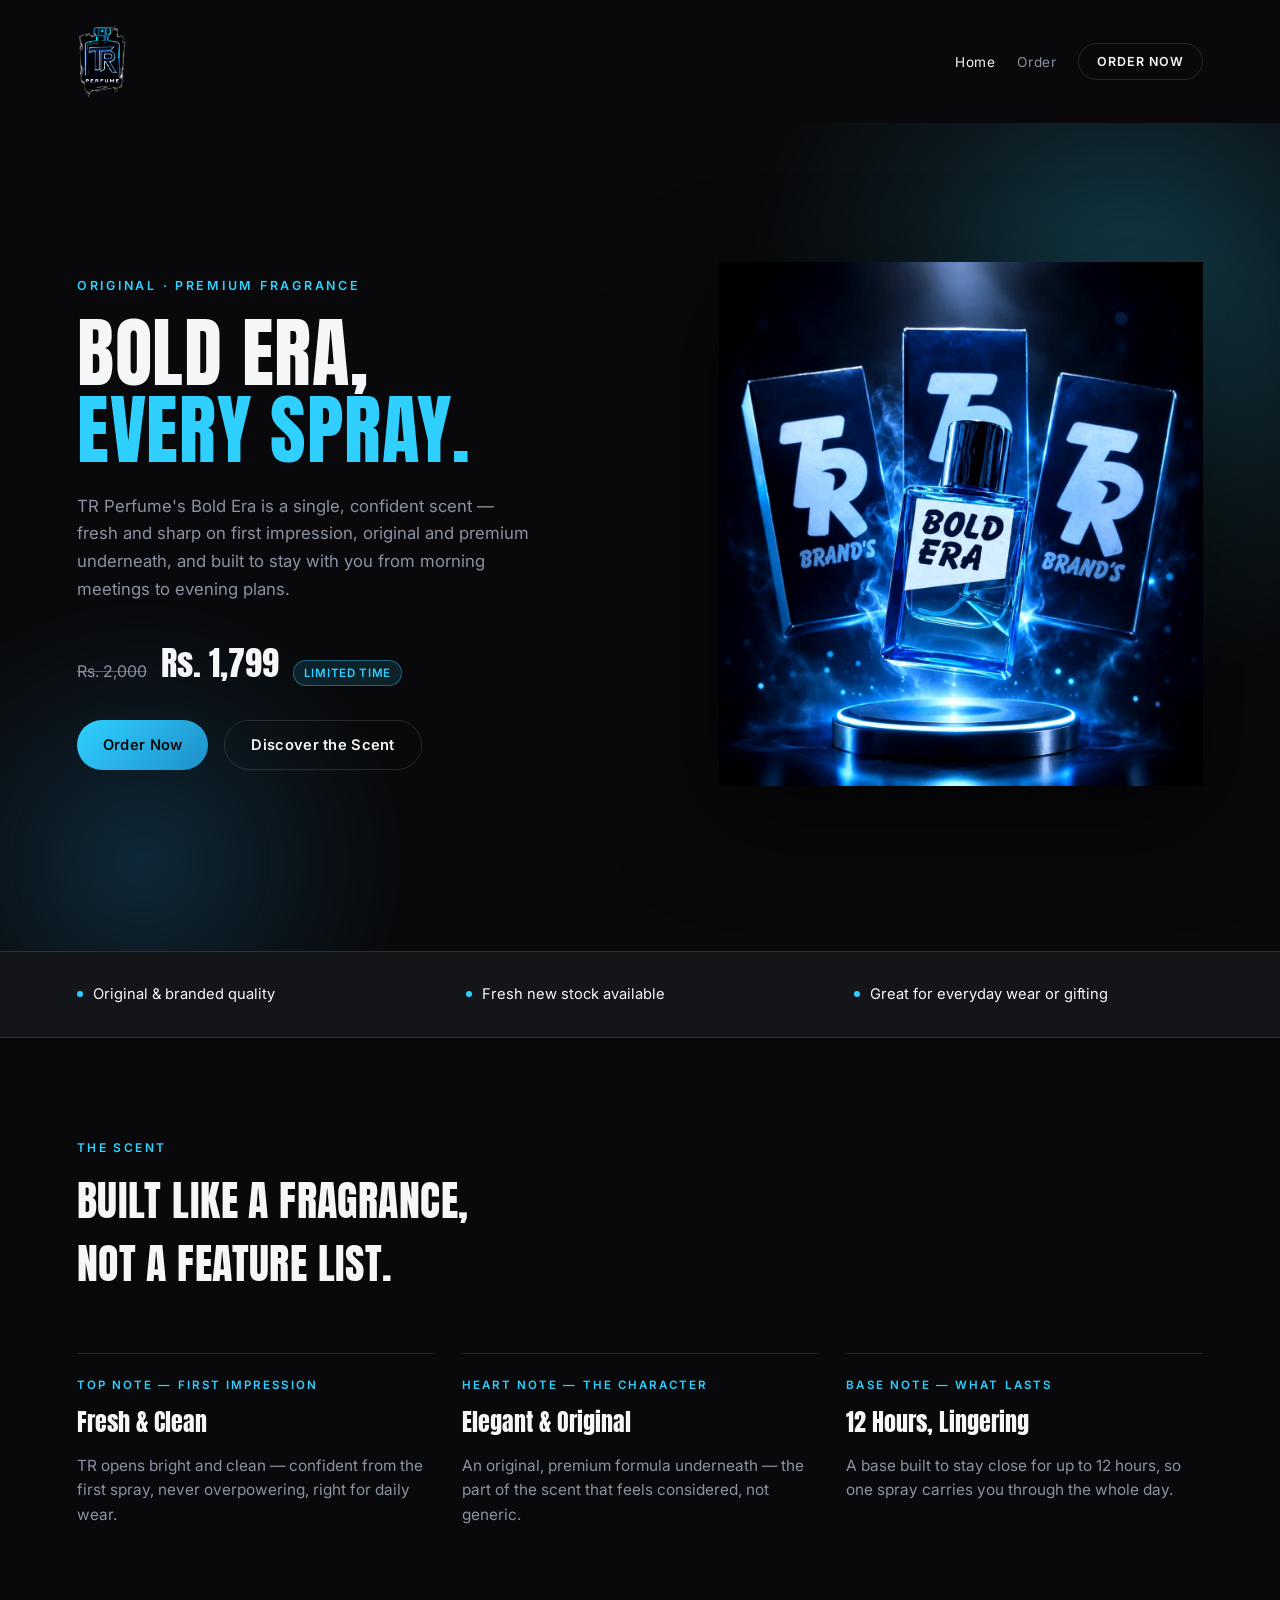
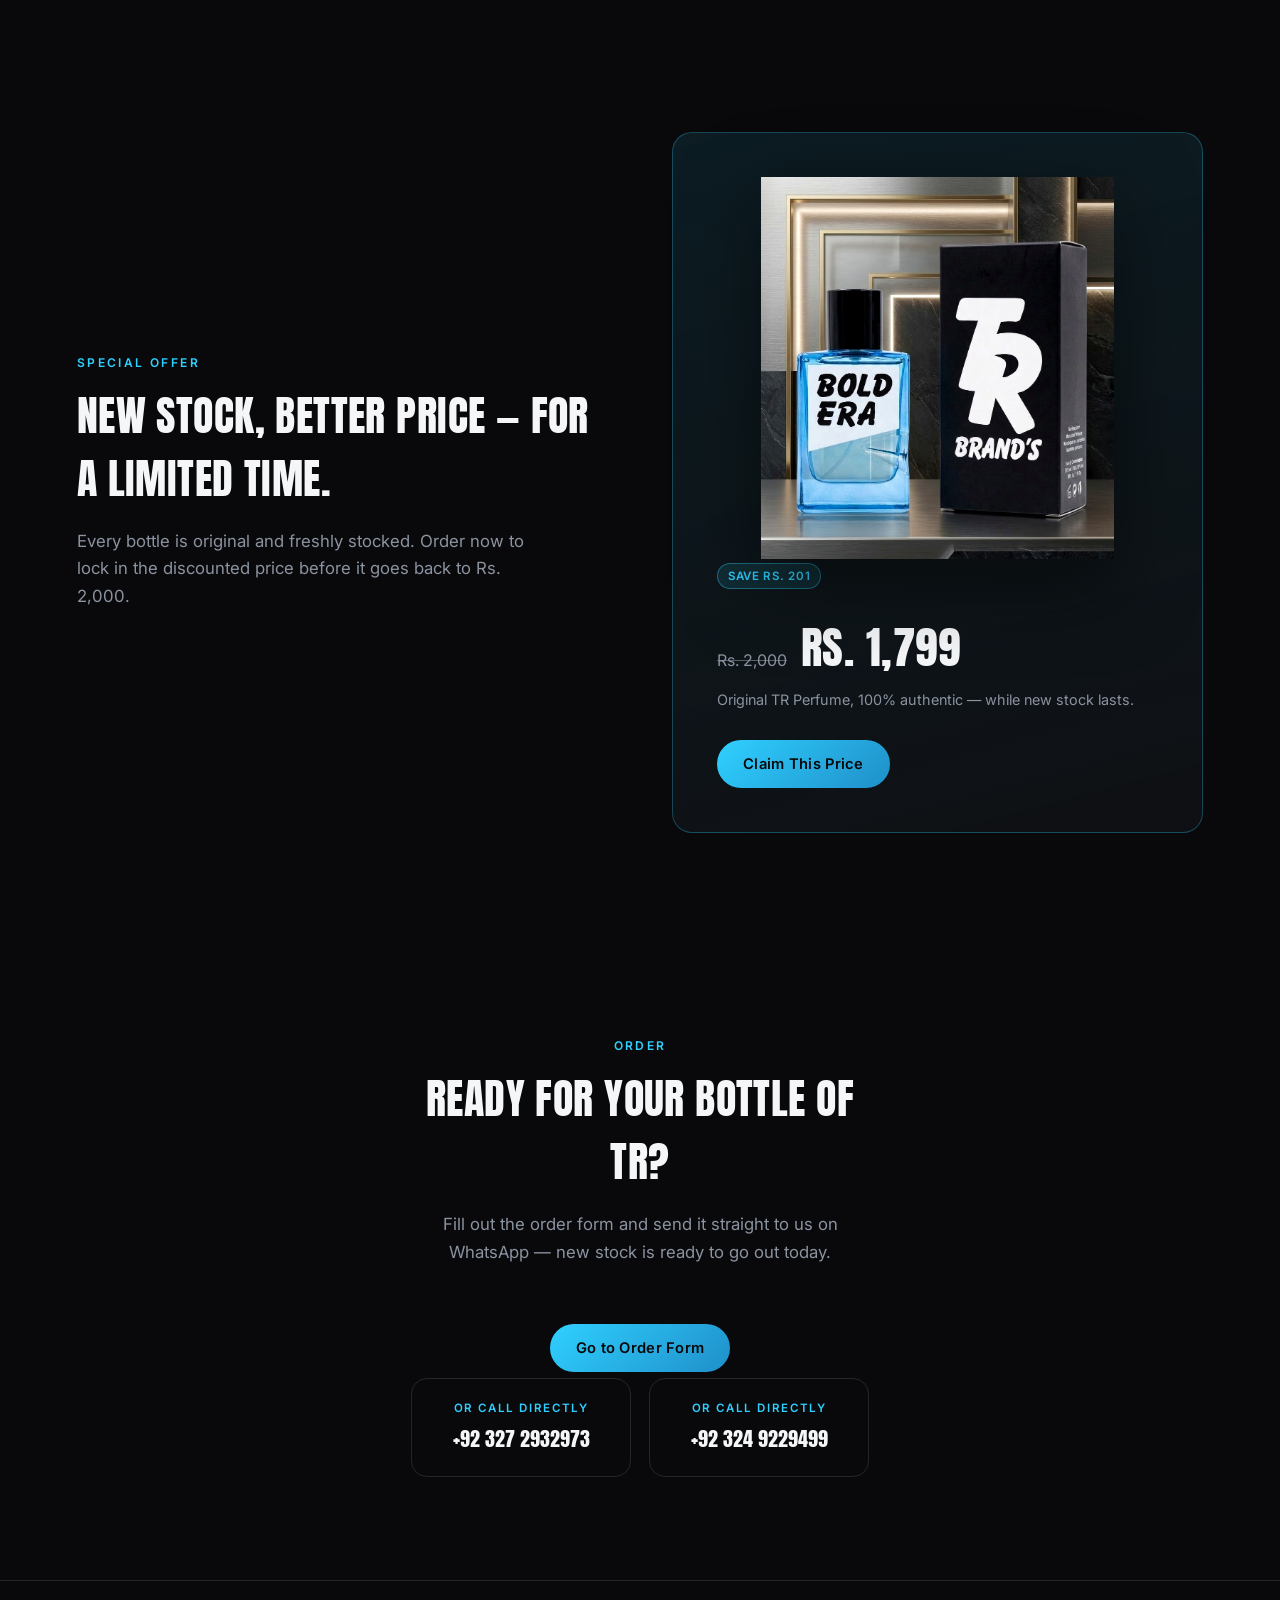
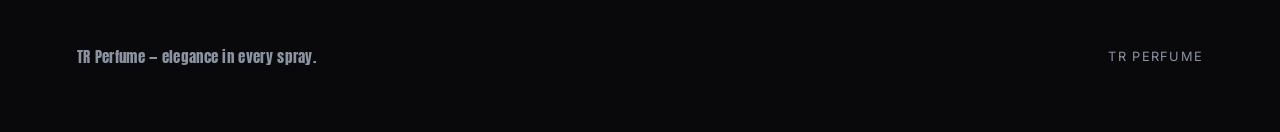
<file: index.html>
<!DOCTYPE html>
<html lang="en">
<head>
<meta charset="UTF-8">
<meta name="viewport" content="width=device-width, initial-scale=1.0">
<title>TR Perfume — Bold Era</title>
<link rel="preconnect" href="https://fonts.googleapis.com">
<link rel="preconnect" href="https://fonts.gstatic.com" crossorigin>
<link href="assets/apple-touch-icon.png" rel="icon" type="image/png">
<link href="https://fonts.googleapis.com/css2?family=Anton&family=Inter:wght@400;500;600;700&display=swap" rel="stylesheet">
<link rel="stylesheet" href="style.css">
</head>
<body>

<header class="site-header">
  <a class="wordmark" href="index.html">
    <img src="assets/logo.png" alt="TR Perfume logo">
  </a>
  <nav class="site-nav">
    <a class="nav-link" href="index.html">Home</a>
    <a class="nav-link" href="order.html">Order</a>
    <a class="nav-cta" href="order.html">Order Now</a>
  </nav>
</header>

<section class="hero">
  <div class="bloom bloom-1"></div>
  <div class="bloom bloom-2"></div>
  <div class="hero-grid">
    <div>
      <div class="eyebrow">Original · Premium Fragrance</div>
      <h1 class="display">Bold Era, <em>every spray.</em></h1>
      <p class="hero-sub">TR Perfume's Bold Era is a single, confident scent — fresh and sharp on first impression, original and premium underneath, and built to stay with you from morning meetings to evening plans.</p>

      <div class="price-row">
        <span class="price-was">Rs. 2,000</span>
        <span class="price-now">Rs. 1,799</span>
        <span class="price-badge">Limited time</span>
      </div>

      <div class="cta-row">
        <a class="btn btn-primary" href="order.html">Order Now</a>
        <a class="btn btn-ghost" href="#notes">Discover the Scent</a>
      </div>
    </div>

    <div class="product-shot">
      <img src="assets/hero-bottle.jpg" alt="TR Perfume Bold Era bottle and box">
    </div>
  </div>
</section>

<div class="strip">
  <section style="padding: 2.6vw 6vw;">
    <div class="strip-inner">
      <div class="strip-item"><span class="dot"></span>Original &amp; branded quality</div>
      <div class="strip-item"><span class="dot"></span>Fresh new stock available</div>
      <div class="strip-item"><span class="dot"></span>Great for everyday wear or gifting</div>
    </div>
  </section>
</div>

<section id="notes">
  <div class="section-head">
    <div class="section-eyebrow">The Scent</div>
    <h2 class="section-title display">Built like a fragrance, not a feature list.</h2>
  </div>
  <div class="notes">
    <div class="note-card">
      <div class="note-tier">Top Note — First Impression</div>
      <div class="note-name">Fresh &amp; Clean</div>
      <p class="note-desc">TR opens bright and clean — confident from the first spray, never overpowering, right for daily wear.</p>
    </div>
    <div class="note-card">
      <div class="note-tier">Heart Note — The Character</div>
      <div class="note-name">Elegant &amp; Original</div>
      <p class="note-desc">An original, premium formula underneath — the part of the scent that feels considered, not generic.</p>
    </div>
    <div class="note-card">
      <div class="note-tier">Base Note — What Lasts</div>
      <div class="note-name">12 Hours, Lingering</div>
      <p class="note-desc">A base built to stay close for up to 12 hours, so one spray carries you through the whole day.</p>
    </div>
  </div>
</section>

<section class="offer">
  <div>
    <div class="section-eyebrow">Special Offer</div>
    <h2 class="section-title display">New stock, better price — for a limited time.</h2>
    <p class="hero-sub" style="margin-top:18px;">Every bottle is original and freshly stocked. Order now to lock in the discounted price before it goes back to Rs. 2,000.</p>
  </div>
  <div class="offer-card">
    <div class="offer-photo">
      <img src="assets/offer-bottle.jpg" alt="TR Perfume Bold Era bottle with packaging">
    </div>
    <span class="price-badge">Save Rs. 201</span>
    <div class="offer-price-row">
      <span class="price-was">Rs. 2,000</span>
      <span class="offer-price-now display">Rs. 1,799</span>
    </div>
    <p class="offer-note">Original TR Perfume, 100% authentic — while new stock lasts.</p>
    <div class="cta-row">
      <a class="btn btn-primary" href="order.html">Claim This Price</a>
    </div>
  </div>
</section>

<section class="contact">
  <div class="section-head">
    <div class="section-eyebrow">Order</div>
    <h2 class="section-title display">Ready for your bottle of TR?</h2>
    <p class="hero-sub" style="margin: 18px auto 0;">Fill out the order form and send it straight to us on WhatsApp — new stock is ready to go out today.</p>
  </div>
  <div class="cta-row" style="justify-content:center;">
    <a class="btn btn-primary" href="order.html">Go to Order Form</a>
  </div>
  <div class="call-row">
    <a class="call-card" href="tel:+923272932973">
      <div class="call-label">Or Call Directly</div>
      <div class="call-number">+92 327 2932973</div>
    </a>
    <a class="call-card" href="tel:+923249229499">
      <div class="call-label">Or Call Directly</div>
      <div class="call-number">+92 324 9229499</div>
    </a>
  </div>
</section>

<footer class="site-footer">
  <div class="footer-tag">TR Perfume — elegance in every spray.</div>
  <div class="footer-mark">TR PERFUME</div>
</footer>

<script src="script.js"></script>
</body>
</html>
</file>
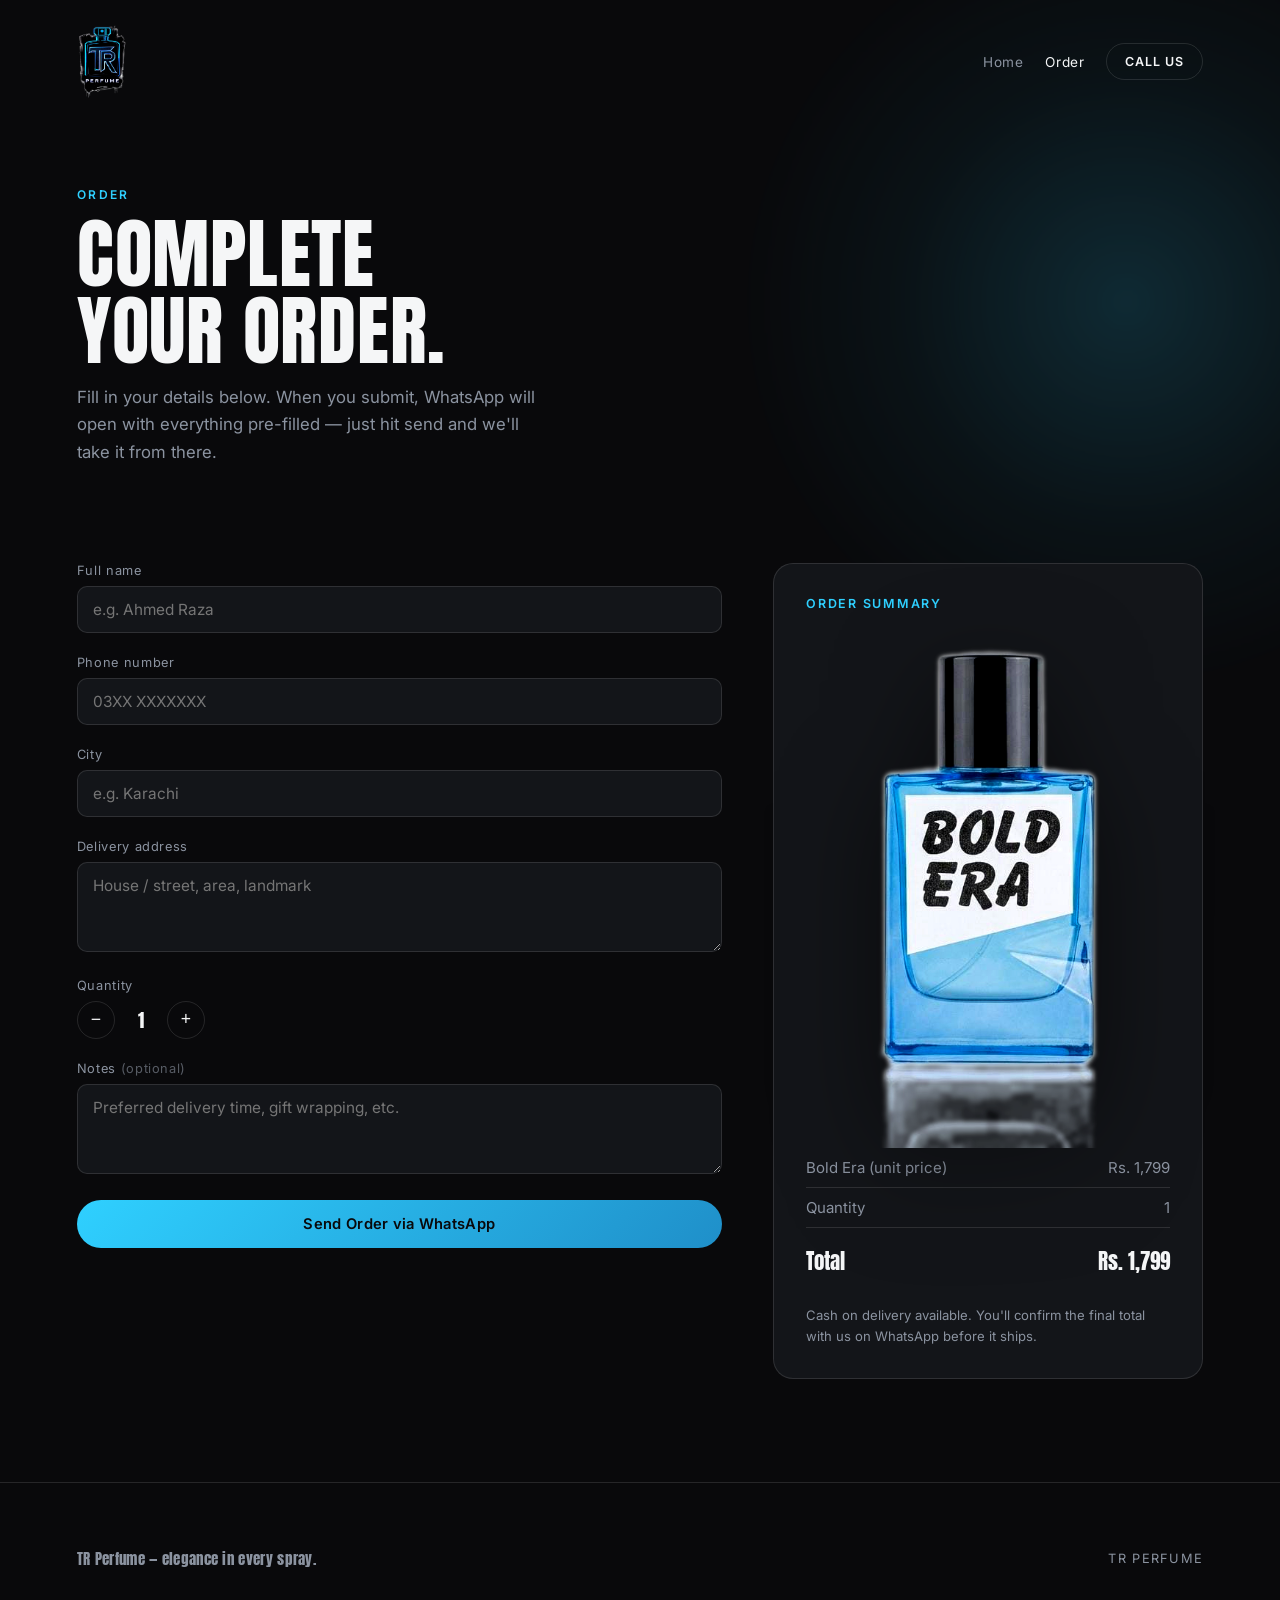
<file: order.html>
<!DOCTYPE html>
<html lang="en">
<head>
<meta charset="UTF-8">
<meta name="viewport" content="width=device-width, initial-scale=1.0">
<title>Order — TR Perfume</title>
<link rel="preconnect" href="https://fonts.googleapis.com">
<link rel="preconnect" href="https://fonts.gstatic.com" crossorigin>
<link href="assets/apple-touch-icon.png" rel="icon" type="image/png">
<link href="https://fonts.googleapis.com/css2?family=Anton&family=Inter:wght@400;500;600;700&display=swap" rel="stylesheet">
<link rel="stylesheet" href="style.css">
</head>
<body>

<header class="site-header">
  <a class="wordmark" href="index.html">
    <img src="assets/logo.png" alt="TR Perfume logo">
  </a>
  <nav class="site-nav">
    <a class="nav-link" href="index.html">Home</a>
    <a class="nav-link" href="order.html">Order</a>
    <a class="nav-cta" href="tel:+923272932973">Call Us</a>
  </nav>
</header>

<section class="order-banner">
  <div class="bloom bloom-1" style="opacity:0.6;"></div>
  <div class="section-head">
    <div class="section-eyebrow">Order</div>
    <h1 class="section-title display">Complete your order.</h1>
    <p class="hero-sub" style="margin-top:14px;">Fill in your details below. When you submit, WhatsApp will open with everything pre-filled — just hit send and we'll take it from there.</p>
  </div>
</section>

<div class="order-layout">
  <form id="order-form" novalidate>
    <div class="field" id="name-field">
      <label for="name">Full name</label>
      <input type="text" id="name" name="name" placeholder="e.g. Ahmed Raza" autocomplete="name">
      <div class="error-msg">Please enter your name.</div>
    </div>

    <div class="field" id="phone-field">
      <label for="phone">Phone number</label>
      <input type="tel" id="phone" name="phone" placeholder="03XX XXXXXXX" autocomplete="tel">
      <div class="error-msg">Please enter a valid phone number.</div>
    </div>

    <div class="field" id="city-field">
      <label for="city">City</label>
      <input type="text" id="city" name="city" placeholder="e.g. Karachi" autocomplete="address-level2">
      <div class="error-msg">Please enter your city.</div>
    </div>

    <div class="field" id="address-field">
      <label for="address">Delivery address</label>
      <textarea id="address" name="address" placeholder="House / street, area, landmark" autocomplete="street-address"></textarea>
      <div class="error-msg">Please enter your delivery address.</div>
    </div>

    <div class="field">
      <label for="quantity">Quantity</label>
      <div class="qty-row">
        <button type="button" class="qty-btn" id="qty-minus" aria-label="Decrease quantity">−</button>
        <span class="qty-value" id="qty-value">1</span>
        <button type="button" class="qty-btn" id="qty-plus" aria-label="Increase quantity">+</button>
        <input type="number" id="quantity" name="quantity" value="1" min="1" max="20" style="display:none;">
      </div>
    </div>

    <div class="field">
      <label for="notes">Notes <span style="opacity:0.6;">(optional)</span></label>
      <textarea id="notes" name="notes" placeholder="Preferred delivery time, gift wrapping, etc."></textarea>
    </div>

    <button type="submit" class="btn btn-primary" id="submit-btn" style="width:100%; justify-content:center;">
      Send Order via WhatsApp
    </button>

    <div class="form-status" id="form-status"></div>
  </form>

  <aside class="summary-card">
    <div class="summary-title">Order Summary</div>
    <div class="product-shot small">
      <img src="assets/summary-bottle.png" alt="TR Perfume Bold Era bottle">
    </div>
    <div class="summary-row">
      <span>Bold Era (unit price)</span>
      <span>Rs. 1,799</span>
    </div>
    <div class="summary-row">
      <span>Quantity</span>
      <span id="summary-qty">1</span>
    </div>
    <div class="summary-row total">
      <span>Total</span>
      <span id="summary-total">Rs. 1,799</span>
    </div>
    <p class="summary-note">Cash on delivery available. You'll confirm the final total with us on WhatsApp before it ships.</p>
  </aside>
</div>

<footer class="site-footer">
  <div class="footer-tag">TR Perfume — elegance in every spray.</div>
  <div class="footer-mark">TR PERFUME</div>
</footer>

<script src="script.js"></script>
</body>
</html>
</file>
<file: style.css>
/* ===========================================================
   TR Perfume — shared stylesheet (used by index.html & order.html)
   Theme: black + electric blue, matched to the TR logo/bottle art
   =========================================================== */

:root{
  --bg: #09090b;
  --bg-2: #131519;
  --bg-3: #1a1d22;
  --blue: #2fd0ff;
  --blue-deep: #1f8fc9;
  --blue-ink: #0c2836;
  --white: #f5f6f7;
  --grey: #8b93a0;
  --line: rgba(245,246,247,0.12);
  --error: #ff6b6b;
  --success: #4fe0a8;
}

*{box-sizing:border-box; margin:0; padding:0;}
html{scroll-behavior:smooth;}

body{
  background:var(--bg);
  color:var(--white);
  font-family:'Inter', sans-serif;
  -webkit-font-smoothing:antialiased;
  overflow-x:hidden;
}

a{color:inherit;}
.display{ font-family:'Anton', sans-serif; font-weight:400; text-transform:uppercase; letter-spacing:0.01em; }
::selection{ background:var(--blue); color:var(--bg); }
a:focus-visible, button:focus-visible, input:focus-visible, textarea:focus-visible{
  outline: 2px solid var(--blue);
  outline-offset: 3px;
}

/* ---------- NAV ---------- */
header.site-header{
  position:relative;
  z-index:10;
  display:flex;
  justify-content:space-between;
  align-items:center;
  padding: 24px 6vw;
}
.wordmark{
  display:flex;
  align-items:center;
  gap:10px;
  text-decoration:none;
  color:var(--white);
}
.wordmark img{ height:75px; width:50px; display:block; }
.wordmark-text{
  font-family:'Anton', sans-serif;
  font-size: 1.1rem;
  letter-spacing: 0.12em;
}
.wordmark-text span{color:var(--blue);}

nav.site-nav{
  display:flex;
  align-items:center;
  gap: 22px;
}
.nav-link{
  font-size:0.85rem;
  letter-spacing:0.04em;
  text-decoration:none;
  color: var(--grey);
  transition: color .2s ease;
}
.nav-link:hover, .nav-link.active{ color: var(--white); }

.nav-cta{
  font-family:'Inter', sans-serif;
  font-weight:600;
  font-size:0.78rem;
  letter-spacing:0.08em;
  text-transform:uppercase;
  text-decoration:none;
  border:1px solid var(--line);
  padding:10px 18px;
  border-radius:999px;
  transition: border-color .25s ease, background .25s ease;
  white-space:nowrap;
  color:var(--white);
}
.nav-cta:hover{ border-color:var(--blue); background:rgba(47,208,255,0.08); }

/* ---------- HERO ---------- */
.hero{
  position:relative;
  min-height: 92vh;
  display:flex;
  align-items:center;
  padding: 4vw 6vw 6vw;
  overflow:hidden;
}
.bloom{
  position:absolute;
  border-radius:50%;
  filter: blur(2px);
  pointer-events:none;
}
.bloom-1{
  width:60vmax; height:60vmax;
  top:-16vmax; right:-18vmax;
  background: radial-gradient(circle, rgba(47,208,255,0.28) 0%, rgba(47,208,255,0.08) 42%, transparent 72%);
  animation: drift 16s ease-in-out infinite;
}
.bloom-2{
  width:42vmax; height:42vmax;
  bottom:-14vmax; left:-10vmax;
  background: radial-gradient(circle, rgba(31,143,201,0.24) 0%, rgba(31,143,201,0.07) 45%, transparent 72%);
  animation: drift 20s ease-in-out infinite reverse;
}
@keyframes drift{
  0%,100%{ transform: translate(0,0) scale(1); }
  50%{ transform: translate(-3%, 3%) scale(1.06); }
}
@media (prefers-reduced-motion: reduce){
  .bloom-1, .bloom-2{ animation:none; }
}

.hero-grid{
  position:relative;
  width:100%;
  display:grid;
  grid-template-columns: 1.1fr 0.9fr;
  align-items:center;
  gap: 4vw;
}
.eyebrow{
  font-size:0.78rem;
  letter-spacing:0.22em;
  text-transform:uppercase;
  color:var(--blue);
  margin-bottom:22px;
  font-weight:600;
}
h1.display{
  font-size: clamp(2.8rem, 6vw, 5rem);
  line-height: 1.0;
  max-width: 11ch;
}
h1.display em{ font-style:normal; color:var(--blue); }
.hero-sub{
  margin-top:24px;
  font-size:1.05rem;
  line-height:1.65;
  color: var(--grey);
  max-width: 42ch;
}
.price-row{
  margin-top:34px;
  display:flex;
  align-items:baseline;
  gap:14px;
  flex-wrap:wrap;
}
.price-was{
  font-size:1rem;
  color:var(--grey);
  text-decoration: line-through;
  text-decoration-color: rgba(139,147,160,0.6);
}
.price-now{ font-family:'Anton', sans-serif; font-size:2.1rem; color:var(--white); }
.price-badge{
  font-size:0.72rem;
  font-weight:600;
  letter-spacing:0.06em;
  text-transform:uppercase;
  background: rgba(47,208,255,0.12);
  border:1px solid rgba(47,208,255,0.4);
  color:var(--blue);
  padding:5px 10px;
  border-radius:999px;
}
.cta-row{ margin-top:32px; display:flex; gap:16px; flex-wrap:wrap; }
.btn{
  display:inline-flex;
  align-items:center;
  gap:10px;
  font-family:'Inter', sans-serif;
  font-size:0.92rem;
  font-weight:600;
  letter-spacing:0.02em;
  text-decoration:none;
  padding:15px 26px;
  border-radius: 999px;
  border:none;
  cursor:pointer;
  transition: transform .25s ease, box-shadow .25s ease, background .25s ease;
}
.btn-primary{
  background: linear-gradient(135deg, var(--blue), var(--blue-deep));
  color: var(--bg);
}
.btn-primary:hover{ transform: translateY(-2px); box-shadow: 0 12px 26px -10px rgba(47,208,255,0.55); }
.btn-primary:disabled{ opacity:0.6; cursor:not-allowed; transform:none; box-shadow:none; }
.btn-ghost{ border:1px solid var(--line); color:var(--white); background:transparent; }
.btn-ghost:hover{ border-color:var(--blue); }

/* ---------- PRODUCT PHOTO ---------- */
.product-shot{
  position:relative;
  display:flex;
  justify-content:center;
  align-items:center;
}
.product-shot img{
  max-width:100%;
  height:auto;
  filter: drop-shadow(0 30px 50px rgba(0,0,0,0.55));
}
.product-shot.small img{ max-width:70%; }

/* ---------- GENERIC SECTION ---------- */
section{ padding: 8vw 6vw; position:relative; }
.section-head{ max-width: 46ch; margin-bottom: 4.5vw; }
.section-eyebrow{
  font-size:0.75rem; letter-spacing:0.2em; text-transform:uppercase;
  color:var(--blue); margin-bottom:14px; font-weight:600;
}
.section-title{ font-size: clamp(1.9rem, 3.4vw, 2.6rem); }

/* ---------- NOTES ---------- */
.notes{ display:grid; grid-template-columns: repeat(3, 1fr); gap: 28px; }
.note-card{ border-top: 1px solid var(--line); padding-top: 24px; }
.note-tier{ font-size:0.72rem; letter-spacing:0.18em; text-transform:uppercase; color: var(--blue); margin-bottom:12px; font-weight:600; }
.note-name{ font-family:'Anton', sans-serif; font-size:1.5rem; margin-bottom:14px; }
.note-desc{ color:var(--grey); line-height:1.6; font-size:0.96rem; }

/* ---------- FEATURE STRIP ---------- */
.strip{ background: var(--bg-2); border-top:1px solid var(--line); border-bottom:1px solid var(--line); }
.strip-inner{ display:flex; flex-wrap:wrap; gap: 14px 40px; justify-content:space-between; }
.strip-item{ display:flex; align-items:center; gap:10px; font-size:0.92rem; color: var(--white); flex:1 1 200px; }
.dot{ width:6px; height:6px; border-radius:50%; background: var(--blue); flex-shrink:0; }

/* ---------- OFFER ---------- */
.offer{ display:grid; grid-template-columns: 1fr 1fr; gap: 5vw; align-items:center; }
.offer-card{
  background: linear-gradient(165deg, rgba(47,208,255,0.10), rgba(19,21,25,0.6));
  border: 1px solid rgba(47,208,255,0.28);
  border-radius: 20px;
  padding: 44px;
}
.offer-card .price-badge{ margin-bottom:18px; display:inline-block; }
.offer-price-row{ display:flex; align-items:baseline; gap:14px; margin: 6px 0 6px; }
.offer-price-now{ font-family:'Anton', sans-serif; font-size: 2.8rem; }
.offer-note{ color:var(--grey); font-size:0.9rem; margin-top:10px; }
.offer-photo{ text-align:center; }
.offer-photo img{ max-width:80%; height:auto; filter: drop-shadow(0 24px 40px rgba(0,0,0,0.5)); }

/* ---------- CONTACT (index page quick-call) ---------- */
.contact{ text-align:center; }
.contact .section-head{ margin-left:auto; margin-right:auto; text-align:center; }
.call-row{ display:flex; justify-content:center; gap:18px; flex-wrap:wrap; margin-top: 6px; }
.call-card{
  text-decoration:none; color:var(--white);
  border:1px solid var(--line); border-radius:16px;
  padding: 22px 34px; min-width:220px;
  transition: border-color .25s ease, transform .25s ease;
}
.call-card:hover{ border-color:var(--blue); transform: translateY(-2px); }
.call-label{ font-size:0.72rem; letter-spacing:0.14em; text-transform:uppercase; color:var(--blue); margin-bottom:8px; font-weight:600; }
.call-number{ font-family:'Anton', sans-serif; font-size:1.25rem; }

/* ---------- ORDER PAGE ---------- */
.order-banner{
  padding: 5vw 6vw 3vw;
  position:relative;
}
.order-layout{
  display:grid;
  grid-template-columns: 1.2fr 0.8fr;
  gap: 4vw;
  align-items:start;
  padding: 0 6vw 8vw;
}

.field{ margin-bottom: 22px; }
.field label{
  display:block;
  font-size:0.8rem;
  letter-spacing:0.05em;
  color: var(--grey);
  margin-bottom:8px;
}
.field input,
.field textarea{
  width:100%;
  background: var(--bg-2);
  border: 1px solid var(--line);
  border-radius: 10px;
  padding: 13px 15px;
  color: var(--white);
  font-family:'Inter', sans-serif;
  font-size: 0.96rem;
  transition: border-color .2s ease;
}
.field input:focus,
.field textarea:focus{ border-color: var(--blue); outline:none; }
.field textarea{ resize: vertical; min-height: 90px; }
.field .error-msg{
  display:none;
  color: var(--error);
  font-size:0.8rem;
  margin-top:6px;
}
.field.invalid input,
.field.invalid textarea{ border-color: var(--error); }
.field.invalid .error-msg{ display:block; }

.qty-row{ display:flex; align-items:center; gap:12px; }
.qty-btn{
  width:38px; height:38px;
  border-radius:50%;
  border:1px solid var(--line);
  background:transparent;
  color:var(--white);
  font-size:1.1rem;
  cursor:pointer;
  transition: border-color .2s ease;
}
.qty-btn:hover{ border-color: var(--blue); }
.qty-value{
  font-family:'Anton', sans-serif;
  font-size:1.2rem;
  min-width: 28px;
  text-align:center;
}

.summary-card{
  background: var(--bg-2);
  border: 1px solid var(--line);
  border-radius: 20px;
  padding: 32px;
  position:sticky;
  top: 28px;
}
.summary-title{ font-size:0.78rem; letter-spacing:0.14em; text-transform:uppercase; color:var(--blue); margin-bottom:20px; font-weight:600; }
.summary-row{
  display:flex; justify-content:space-between; align-items:center;
  font-size:0.94rem; color: var(--grey);
  padding: 10px 0;
  border-bottom: 1px solid var(--line);
}
.summary-row.total{
  color: var(--white);
  font-family:'Anton', sans-serif;
  font-size:1.3rem;
  border-bottom:none;
  padding-top:18px;
}
.summary-note{
  color: var(--grey);
  font-size:0.82rem;
  line-height:1.55;
  margin-top:18px;
}

.form-status{
  margin-top: 18px;
  font-size: 0.88rem;
  line-height:1.5;
  display:none;
  padding: 14px 16px;
  border-radius: 10px;
}
.form-status.show{ display:block; }
.form-status.success{ background: rgba(79,224,168,0.1); border:1px solid rgba(79,224,168,0.35); color: var(--success); }
.form-status.error{ background: rgba(255,107,107,0.1); border:1px solid rgba(255,107,107,0.35); color: var(--error); }

/* ---------- FOOTER ---------- */
footer.site-footer{
  padding: 5vw 6vw;
  border-top:1px solid var(--line);
  display:flex;
  justify-content:space-between;
  align-items:center;
  flex-wrap:wrap;
  gap:14px;
}
.footer-tag{ font-family:'Anton', sans-serif; color:var(--grey); font-size:0.95rem; letter-spacing:0.02em; }
.footer-mark{ font-size:0.8rem; letter-spacing:0.1em; color:var(--grey); }

/* ---------- RESPONSIVE ---------- */
@media (max-width: 860px){
  .hero-grid{ grid-template-columns:1fr; }
  .product-shot{ margin-top:20px; }
  .product-shot img{ max-width:70%; }
  .notes{ grid-template-columns:1fr; gap:36px; }
  .offer{ grid-template-columns:1fr; }
  .offer-card{ padding:30px; }
  .order-layout{ grid-template-columns:1fr; }
  .summary-card{ position:static; }
  nav.site-nav{ gap:12px; }
  .nav-link{ display:none; }
}
</file>
